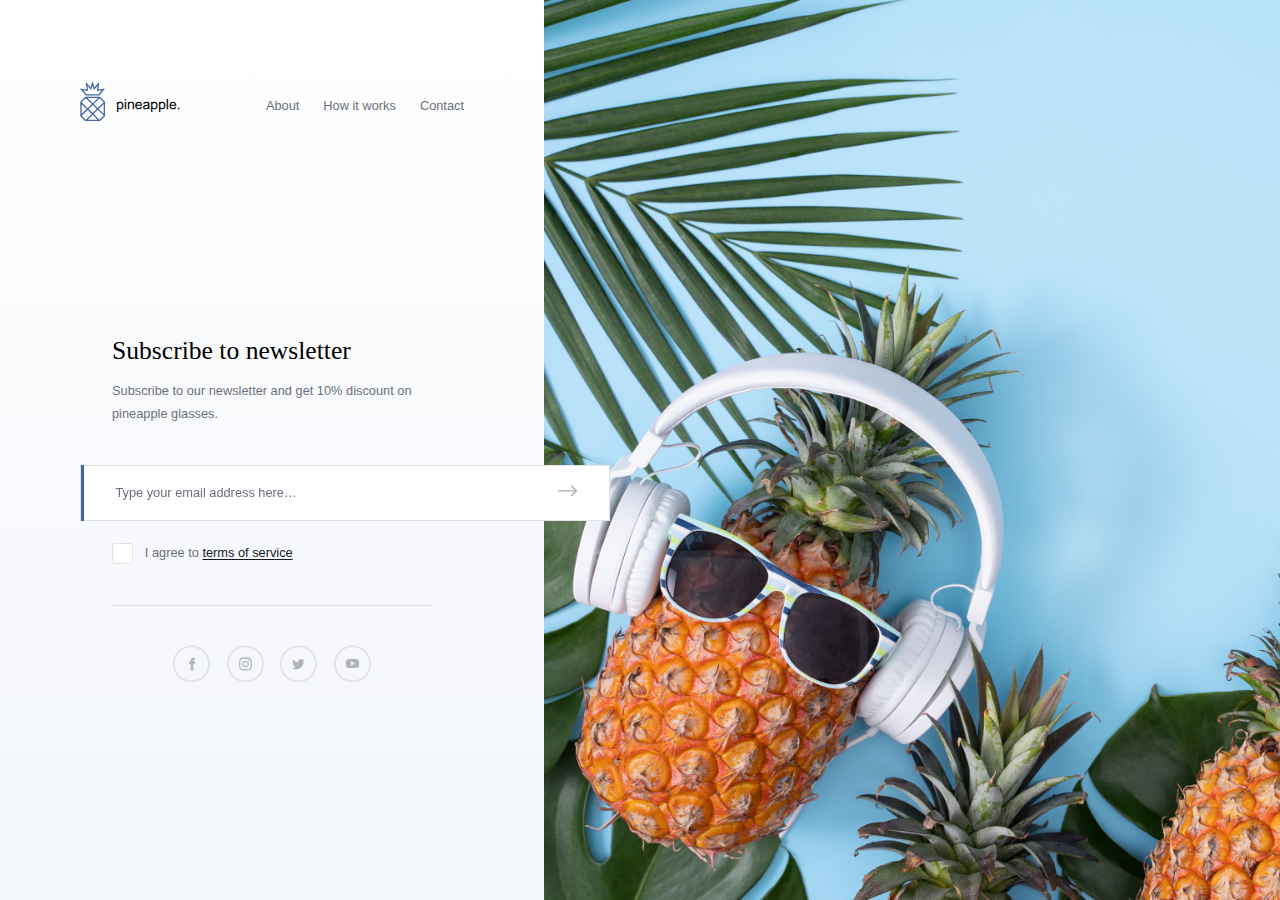
<file: index.html>
<!DOCTYPE html>
<html lang='en'>

<head>
    <meta charset='UTF-8'>
    <meta http-equiv='X-UA-Compatible' content='IE=edge'>
    <meta name='viewport' content='width=device-width, initial-scale=1.0'>
    <link rel='stylesheet' href='CSS/pineapple.css'>
    <title>pineapple</title>
</head>

<body>
    <div class="wrapper">
        <header>
            <a class="logo-wrap" href=""><img src='images/logo.svg' alt='logo'>
            <i class="pine-text" hidden></i>
            </a>
            <ul class='links'>
                <li><a href='#'>About</a></li>
                <li><a href='#'>How it works</a></li>
                <li><a href='#'>Contact</a></li>
            </ul>
        </header>
        <main id='content'>
            <div class='container'>
                <h2>Subscribe to newsletter</h2>
                <p>Subscribe to our newsletter and get 10% <br class="br-m">discount on<br class="br-d" hidden> pineapple glasses.</p>
                <form action='#' method='POST'>
                    <div class='email-container'>
                        <input type='text' name='email' placeholder='Type your email address here…'>
                        <input type='submit' name='send' value='&#xe917;'>
                    </div>
                    <div class='checkbox-container'>
                        <input type='checkbox' name='terms'>
                        <label>I agree to <a href='#'>terms of service</a></label>
                    </div>
                </form>
                <hr>
                <ul class='social'>
                    <li class='pine-facebook'><a href="#"><span class='path1'></span><span class='path2'></span><span
                                class='path3'></span></a></li>
                    <li class='pine-instagram'><a href="#"><span class='path1'></span><span class='path2'></span><span
                                class='path3'></span></a></li>
                    <li class='pine-twitter  '><a href="#"><span class='path1'></span><span class='path2'></span><span
                                class='path3'></span></a></li>
                    <li class='pine-youtube'><a href="#"><span class='path1'></span><span class='path2'></span><span
                                class='path3'></span></a></li>
                </ul>
            </div>
            
        </main>
        
    </div>
    <div class='background'></div>
    <script>

    </script>
</body>

</html>
</file>
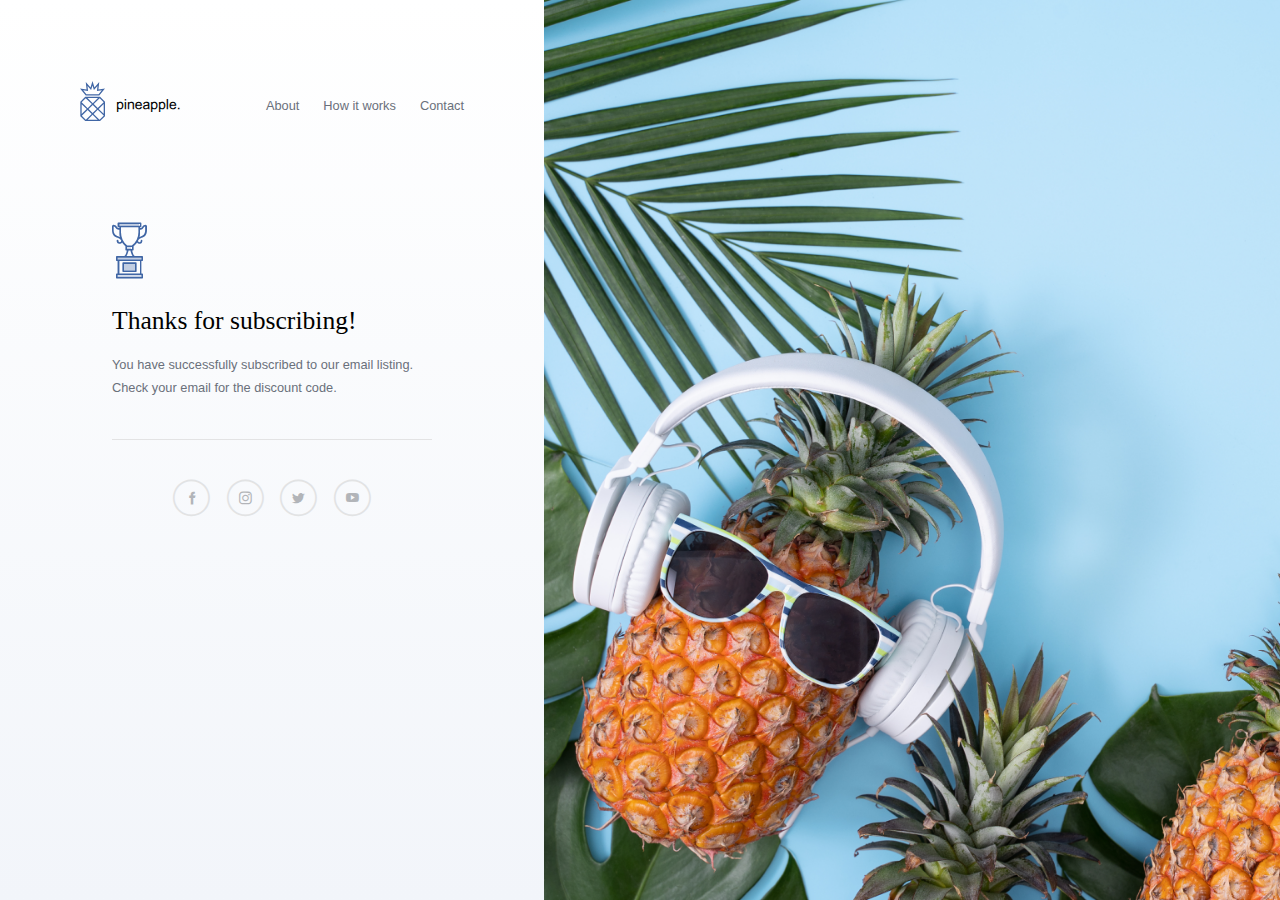
<file: success.html>
<!DOCTYPE html>
<html lang='en'>

<head>
    <meta charset='UTF-8'>
    <meta http-equiv='X-UA-Compatible' content='IE=edge'>
    <meta name='viewport' content='width=device-width, initial-scale=1.0'>
    <link rel='stylesheet' href='CSS/pineapple.css'>
    <title>pineapple</title>
</head>

<body>
    <div class="wrapper">
        <header>
            <a class="logo-wrap" href=""><img src='images/logo.svg' alt='logo'>
                <i class="pine-text" hidden></i>
            </a>
            <ul class='links'>
                <li><a href='#'>About</a></li>
                <li><a href='#'>How it works</a></li>
                <li><a href='#'>Contact</a></li>
            </ul>
        </header>
        <main id='content' class="main-victory">
            <div class='container victory-container'>
                <div class="pine-victory"><span class="path1"></span><span class="path2"></span><span class="path3"></span><span class="path4"></span><span class="path5"></span><span class="path6"></span><span class="path7"></span></div>
                <h2>Thanks for subscribing!</h2>
                <p class="p-victory">You have successfully subscribed to our email listing. <br class="br-victory" hidden>Check your email for the discount
                    code.</p>
                <hr>
                <ul class='social'>
                    <li class='pine-facebook'><a href="#"><span class='path1'></span><span class='path2'></span><span
                                class='path3'></span></a></li>
                    <li class='pine-instagram'><a href="#"><span class='path1'></span><span class='path2'></span><span
                                class='path3'></span></a></li>
                    <li class='pine-twitter  '><a href="#"><span class='path1'></span><span class='path2'></span><span
                                class='path3'></span></a></li>
                    <li class='pine-youtube'><a href="#"><span class='path1'></span><span class='path2'></span><span
                                class='path3'></span></a></li>
                </ul>
            </div>

        </main>

    </div>
    <div class='background'></div>
    <script>

    </script>
</body>

</html>
</file>
<file: CSS/pineapple.css>
@charset "UTF-8";
@font-face {
  font-family: "pineapple";
  src: url("../fonts/pineapple.eot?3ryknb");
  src: url("../fonts/pineapple.eot?3ryknb#iefix") format("embedded-opentype"), url("../fonts/pineapple.ttf?3ryknb") format("truetype"), url("../fonts/pineapple.woff?3ryknb") format("woff"), url("../fonts/pineapple.svg?3ryknb#pineapple") format("svg");
  font-weight: normal;
  font-style: normal;
  font-display: block;
}

[class^="pine-"],
[class*=" pine-"] {
  /* use !important to prevent issues with browser extensions that change fonts */
  font-family: "pineapple" !important;
  font-style: normal;
  font-weight: normal;
  font-variant: normal;
  text-transform: none;
  line-height: 1;
  /* Better Font Rendering =========== */
  -webkit-font-smoothing: antialiased;
  -moz-osx-font-smoothing: grayscale;
}

.pine-victory .path1:before {
  content: "";
  color: #4066a5;
}

.pine-victory .path2:before {
  content: "";
  margin-left: -0.62890625em;
  color: #4066a5;
}

.pine-victory .path3:before {
  content: "";
  margin-left: -0.62890625em;
  color: #4066a5;
  opacity: 0.3;
}

.pine-victory .path4:before {
  content: "";
  margin-left: -0.62890625em;
  color: #4066a5;
  opacity: 0.3;
}

.pine-victory .path5:before {
  content: "";
  margin-left: -0.62890625em;
  color: #4066a5;
  opacity: 0.3;
}

.pine-victory .path6:before {
  content: "";
  margin-left: -0.62890625em;
  color: #4066a5;
  opacity: 0.3;
}

.pine-victory .path7:before {
  content: "";
  margin-left: -0.62890625em;
  color: #4066a5;
  opacity: 0.3;
}

.pine-info:before {
  content: "";
  color: #4b4b4b;
}

.pine-instagram .path1:before {
  content: "";
  color: transparent;
}

.pine-instagram .path3:before {
  content: "";
  margin-left: -1em;
  color: #131821;
  opacity: 0.3;
}

.pine-instagram .path2:before {
  content: "";
  margin-left: -1em;
  color: #e2e3e4;
}

.pine-facebook .path1:before {
  content: "";
  color: transparent;
}

.pine-facebook .path2:before {
  content: "";
  margin-left: -1em;
  color: #e2e3e4;
}

.pine-facebook .path3:before {
  content: "";
  margin-left: -1em;
  color: #131821;
  opacity: 0.3;
}

.pine-twitter .path1:before {
  content: "";
  color: transparent;
}

.pine-twitter .path2:before {
  content: "";
  margin-left: -1em;
  color: #e2e3e4;
}

.pine-twitter .path3:before {
  content: "";
  margin-left: -1em;
  color: #131821;
  opacity: 0.3;
}

.pine-youtube .path1:before {
  content: "";
  color: transparent;
}

.pine-youtube .path2:before {
  content: "";
  margin-left: -1em;
  color: #e2e3e4;
}

.pine-youtube .path3:before {
  content: "";
  margin-left: -1em;
  color: #131821;
  opacity: 0.3;
}

.pine-text:before {
  content: "";
}

.pine-check:before {
  content: "";
  color: #fff;
}

.pine-arrow:before {
  content: "";
}

* {
  margin: 0;
  padding: 0;
  border: 0;
  outline: none;
  text-decoration: none;
  list-style: none;
  font-weight: 400;
  box-sizing: border-box;
}

html,
body {
  height: 100%;
}

body {
  overflow: hidden;
  font-family: Arial, Helvetica, sans-serif;
}

.wrapper {
  height: 100%;
  display: flex;
  flex-flow: column;
}

header {
  height: 66px;
  background-color: white;
  display: flex;
  justify-content: space-between;
  align-items: center;
  padding: 0 1.3125rem 0 1.25rem;
}

header img {
  padding-bottom: 0.3125rem;
}

header .links {
  display: flex;
}

header li {
  padding-left: 1.25rem;
}

header li:nth-last-child() {
  padding: 0;
}

header a:not([class]) {
  color: #6A707B;
  font-size: 14px;
}

main {
  flex-grow: 2;
  display: flex;
  align-items: center;
  justify-content: center;
  position: relative;
  padding: 0 1.25rem;
}

main .container {
  width: 100%;
  padding: 1.875rem 1.25rem;
  background: linear-gradient(white, #F2F5FA);
}

main div.pine-victory {
  font-size: 4.375rem;
  margin-bottom: 2.4375rem;
}

main h2 {
  font-family: Georgia, 'Times New Roman', Times, serif;
  font-size: 24px;
  margin-bottom: 0.75rem;
  line-height: 2.125rem;
}

main .p-victory {
  margin-bottom: 2.4375rem;
}

main p {
  font-size: 14px;
  color: #6A707B;
  margin-bottom: 1.25rem;
  line-height: 1.625rem;
}

main .email-container {
  height: 3.75rem;
  border: 0.0625rem solid #E3E3E4;
  padding: 0 0.875rem 0 1.1875rem;
  display: flex;
  justify-content: space-between;
  align-items: center;
  margin-bottom: 0.65625rem;
  background-color: white;
  position: relative;
}

main .email-container input[type="text"] {
  width: 0;
  flex: 1 0 0;
  height: 70%;
  line-height: 1.5rem;
  font-size: 100%;
}

main .email-container input[type="text"]::placeholder {
  color: #6A707B;
  transform: translate3d(0, 0.125rem, 0);
}

main .email-container input[type="submit"] {
  cursor: pointer;
  padding-left: 0.1875rem;
  font-family: pineapple;
  background-color: transparent;
  color: #131821;
  opacity: 0.3;
  font-size: 1.5rem;
}

main .email-container input[type="submit"]:hover {
  color: #4066A5;
  opacity: 0.7;
}

main .email-container input[type="submit"]:active {
  color: #4066A5;
  opacity: 1;
}

main .email-container::before {
  content: '';
  position: absolute;
  top: -0.0625rem;
  left: 0;
  height: calc(100% + 0.125rem);
  width: 0.25rem;
  background-color: #4066A5;
}

main .email-container:hover {
  box-shadow: 1.25rem 1.25rem 1.25rem rgba(0, 0, 0, 0.1);
}

main .email-container:focus-within {
  box-shadow: 1.25rem 1.25rem 1.25rem rgba(0, 0, 0, 0.2);
  border-color: #4066A5;
}

main div.spacer {
  padding-bottom: 0.65625rem;
}

main div.error {
  position: relative;
  color: red;
  font-size: 1rem;
  padding-left: 1.5rem;
}

main div.error::before {
  position: absolute;
  left: 0;
  top: -0.125rem;
  content: "\e916";
  font-size: 120%;
  font-family: pineapple;
}

main .checkbox-container {
  display: flex;
  align-items: center;
  margin-bottom: 1.3125rem;
}

main .checkbox-container input[type="checkbox"] {
  position: relative;
  height: 1.625rem;
  width: 1.625rem;
  border: 0.0625rem solid #E3E3E4;
  background-color: white;
  border-radius: 0.1875rem;
  margin-right: 0.9375rem;
  appearance: none;
  -webkit-appearance: none;
  -moz-appearance: none;
}

main .checkbox-container input[type="checkbox"]:checked {
  background-color: #4066A5;
  border-color: #4066A5;
}

main .checkbox-container input[type="checkbox"]:checked::before {
  position: absolute;
  font-family: pineapple;
  top: 23%;
  left: 19%;
  color: white;
  content: "\e912";
  font-size: 0.8125rem;
}

main .checkbox-container label {
  color: #6A707B;
}

main .checkbox-container label a {
  color: #131821;
  text-decoration: 0.0625rem underline;
  text-underline-offset: 0.125rem;
}

main .checkbox-container label a:hover {
  color: #4066A5;
}

main .checkbox-container label a:active {
  color: #233759;
}

hr {
  border-bottom: 0.0625rem #E3E3E4 solid;
  margin-bottom: 1.25rem;
}

.social {
  display: flex;
  align-items: center;
  justify-content: center;
  padding: 0 2.375rem 0 2.0625rem;
}

.social li {
  font-size: 2.875rem;
  display: block;
  margin-right: 0.625rem;
}

.social li:nth-last-child() {
  margin: 0;
}

.social li.pine-facebook a:hover {
  border-radius: 1.5rem;
  box-shadow: 0rem 0.625rem 1.25rem rgba(0, 0, 0, 0.2);
}

.social li.pine-facebook a:hover .path1::before {
  color: #4267B2;
}

.social li.pine-facebook a:active .path1::before {
  color: #2F4A80;
}

.social li.pine-facebook a:hover .path2::before {
  color: #4267B2;
}

.social li.pine-facebook a:active .path2::before {
  color: #2F4A80;
}

.social li.pine-facebook a:hover .path3::before {
  color: white;
  opacity: 1;
}

.social li.pine-instagram a:hover {
  border-radius: 1.5rem;
  box-shadow: 0rem 0.625rem 1.25rem rgba(0, 0, 0, 0.2);
}

.social li.pine-instagram a:hover .path1::before {
  color: #C13584;
}

.social li.pine-instagram a:active .path1::before {
  color: #8F2762;
}

.social li.pine-instagram a:hover .path2::before {
  color: #C13584;
}

.social li.pine-instagram a:active .path2::before {
  color: #8F2762;
}

.social li.pine-instagram a:hover .path3::before {
  color: white;
  opacity: 1;
}

.social li.pine-twitter a:hover {
  border-radius: 1.5rem;
  box-shadow: 0rem 0.625rem 1.25rem rgba(0, 0, 0, 0.2);
}

.social li.pine-twitter a:hover .path1::before {
  color: #1DA1F2;
}

.social li.pine-twitter a:active .path1::before {
  color: #177FBF;
}

.social li.pine-twitter a:hover .path2::before {
  color: #1DA1F2;
}

.social li.pine-twitter a:active .path2::before {
  color: #177FBF;
}

.social li.pine-twitter a:hover .path3::before {
  color: white;
  opacity: 1;
}

.social li.pine-youtube a:hover {
  border-radius: 1.5rem;
  box-shadow: 0rem 0.625rem 1.25rem rgba(0, 0, 0, 0.2);
}

.social li.pine-youtube a:hover .path1::before {
  color: #FF0000;
}

.social li.pine-youtube a:active .path1::before {
  color: #CC0000;
}

.social li.pine-youtube a:hover .path2::before {
  color: #FF0000;
}

.social li.pine-youtube a:active .path2::before {
  color: #CC0000;
}

.social li.pine-youtube a:hover .path3::before {
  color: white;
  opacity: 1;
}

.background {
  background-image: url("../images/background.png");
  position: absolute;
  width: 100%;
  height: calc(100% - 4.125rem);
  z-index: -1;
  left: 0;
  top: 66px;
  background-size: cover;
  background-position-x: -17.5625rem;
}

@media (max-width: 340px) {
  main {
    padding: 0;
  }
}

@media (min-aspect-ratio: 1 / 2) {
  .background {
    background-position-x: 0;
  }
}

@media (min-width: 980px) {
  html {
    font-size: 80%;
  }
  p,
  label,
  .links a {
    font-size: 1rem !important;
  }
  .wrapper {
    background: linear-gradient(white, #F2F5FA);
    min-width: 42.5rem;
  }
  body {
    display: flex;
  }
  header {
    height: auto;
    margin: 6.3125rem 6.25rem 0;
    padding: 0;
    background-color: transparent;
  }
  header .logo-wrap {
    display: flex;
    align-items: center;
    gap: 0.9375rem;
  }
  header .links {
    gap: 0.625rem;
  }
  header i {
    color: black;
    display: block;
  }
  header i,
  header .links {
    margin-top: 0.5rem;
    line-height: 1.625rem;
  }
  .main-victory {
    align-items: flex-start;
    margin-top: 7.6875rem;
  }
  .main-victory .pine-victory {
    margin-bottom: 1.875rem;
  }
  .main-victory p {
    margin-bottom: 3.125rem;
  }
  .main-victory h2 {
    margin-bottom: 1.25rem;
  }
  .main-victory .br-victory {
    display: block;
  }
  main {
    padding: 0;
  }
  main p,
  main label {
    line-height: 1.75rem;
  }
  main h2 {
    font-size: 2rem;
    line-height: 2.75rem;
    margin-bottom: 0.9375rem;
  }
  main p {
    margin-bottom: 3.125rem;
  }
  main p .br-m {
    display: none;
  }
  main p .br-d {
    display: block;
  }
  main .email-container {
    height: 4.375rem;
    margin: 0 -5.1875rem 1.65625rem -2.5rem;
    padding: 0 2.5rem 0 2.6875rem;
  }
  main .email-container input {
    transform: translate3d(0, -0.125rem, 0);
  }
  main div.spacer {
    padding-bottom: 1.65625rem;
  }
  main .checkbox-container {
    margin-bottom: 3.125rem;
  }
  main hr {
    margin-bottom: 3.125rem;
    width: 25rem;
  }
  main .container {
    padding: 0;
    background: none;
    margin: 0 0 0.75rem 8.75rem;
  }
  main .social {
    gap: 0.625rem;
    padding: 0;
    margin-right: 8.125rem;
  }
  div.background {
    position: static;
    height: 100%;
    min-width: min-content;
  }
}

@media (min-width: 1600px) {
  html {
    font-size: 100%;
  }
}
/*# sourceMappingURL=pineapple.css.map */
</file>
